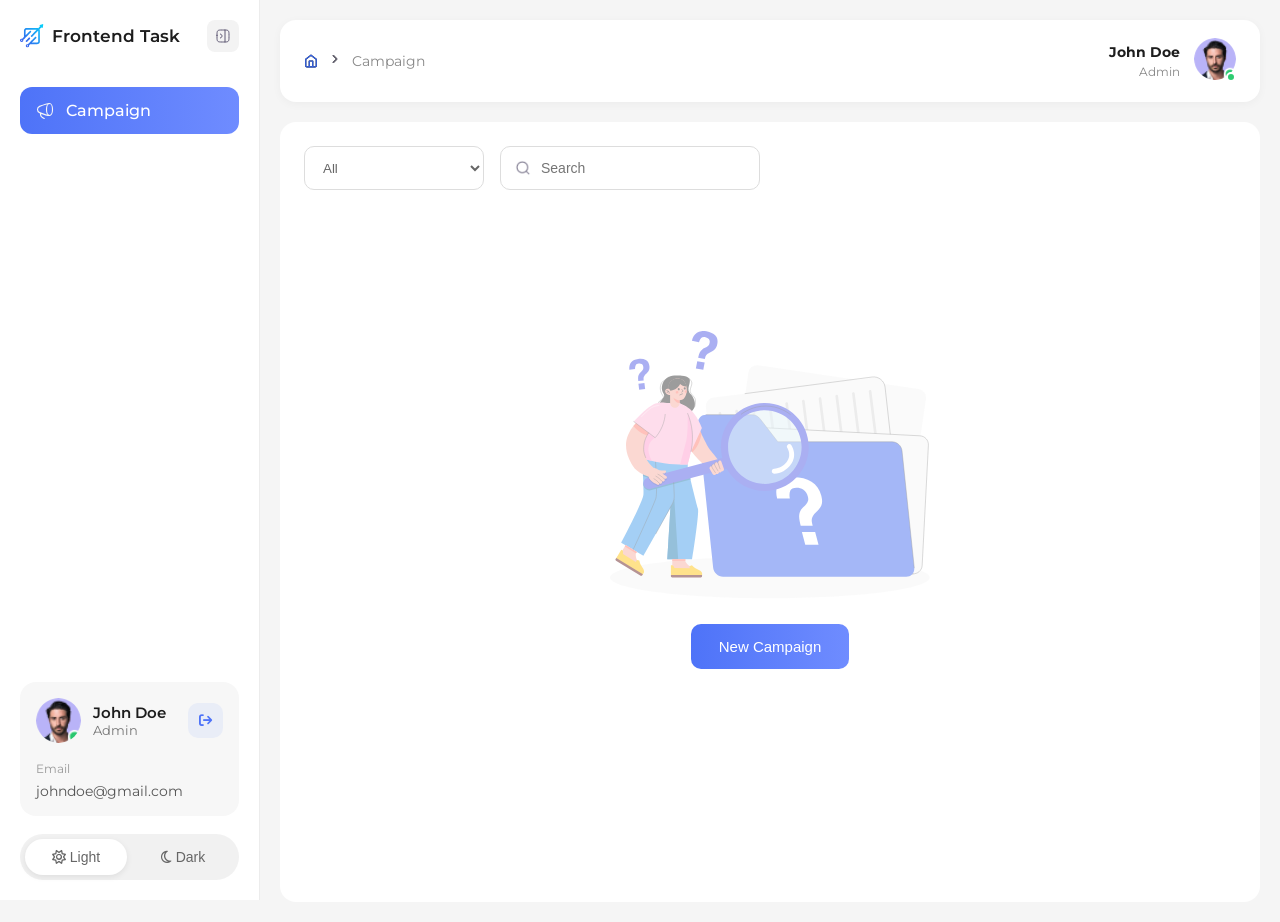
<file: index.html>
<!DOCTYPE html>
<html lang="en">

<head>
    <meta charset="UTF-8" />
    <meta name="viewport" content="width=device-width, initial-scale=1.0" />
    <title>Frontend Task Dashboard</title>

    <!-- Google Font -->
    <link rel="preconnect" href="https://fonts.googleapis.com">
    <link rel="preconnect" href="https://fonts.googleapis.com">
    <link rel="preconnect" href="https://fonts.gstatic.com" crossorigin>
    <link
        href="https://fonts.googleapis.com/css2?family=Inter:ital,opsz,wght@0,14..32,100..900;1,14..32,100..900&family=Montserrat:ital,wght@0,100..900;1,100..900&display=swap"
        rel="stylesheet">

    <!-- CSS -->
    <link rel="stylesheet" href="style.css">

    <!-- Icons -->
    <link rel="stylesheet" href="https://cdnjs.cloudflare.com/ajax/libs/font-awesome/6.5.1/css/all.min.css" />
</head>

<body>

    <!-- MOBILE MENU BUTTON -->
    <button class="menu-toggle" id="menuToggle">
        <i class="fa-solid fa-bars"></i>
    </button>

    <!-- SIDEBAR -->
    <aside class="sidebar" id="sidebar">

        <!-- LOGO -->
        <div class="logo-section">
            <div class="logo">
                <!-- <i class="fa-solid fa-pen-ruler"></i> -->
                <img src="./assets/Isolation_Mode.svg" alt="">
                <h2>Frontend Task</h2>
            </div>

            <button class="collapse-btn">
                <img src="./assets/panel-right-close.svg" alt="">
            </button>
        </div>

        <!-- MENU -->
        <nav class="menu">
            <a href="#" class="menu-item active">
                <img src="./assets/marketing.svg" alt="">
                <span>Campaign</span>
            </a>
        </nav>

        <!-- BOTTOM PROFILE -->
        <div class="sidebar-bottom">

            <div class="profile-card">

                <div class="profile-top">
                    <div class="profile-info">

                        <img src="./assets/Active.png" alt="Profile">

                        <div>
                            <h4>John Doe</h4>
                            <p>Admin</p>
                        </div>
                    </div>

                    <button class="logout-btn">
                        <i class="fa-solid fa-arrow-right-from-bracket"></i>
                    </button>
                </div>

                <div class="email">
                    <span>Email</span>
                    <p>johndoe@gmail.com</p>
                </div>

            </div>

            <!-- THEME TOGGLE -->
            <div class="theme-toggle">
                <button class="theme-btn active">
                    <i class="fa-regular fa-sun"></i>
                    Light
                </button>

                <button class="theme-btn">
                    <i class="fa-regular fa-moon"></i>
                    Dark
                </button>
            </div>

        </div>

    </aside>

    <!-- MAIN CONTENT -->
    <main class="main-content">

        <!-- TOPBAR -->
        <header class="topbar">

            <div class="breadcrumb">
                <!-- <i class="fa-solid fa-house"></i> -->
                <img src="./assets/home icon.svg" alt="">
                <span><img src="./assets/⭐️ Icon.svg" alt=""></span>
                <p>Campaign</p>
            </div>

            <div class="top-profile">
                <div class="top-profile-text">
                    <h4>John Doe</h4>
                    <span>Admin</span>
                </div>

                <div class="top-avatar">
                    <img src="./assets/Active.png" alt="Avatar">
                    <span class="status-dot"></span>
                </div>
            </div>

        </header>

        <!-- CONTENT BOX -->
        <section class="content-wrapper">

            <!-- FILTER AREA -->
            <div class="filter-area">

                <div class="select-box">
                    <select>
                        <option>All</option>
                        <option>Active</option>
                        <option>Pending</option>
                    </select>
                </div>

                <div class="search-box">
                    <!-- <i class="fa-solid fa-magnifying-glass"></i> -->
                    <img src="./assets/search-01.png" alt="">
                    <input type="text" placeholder="Search">
                </div>

            </div>

            <!-- EMPTY STATE -->
            <div class="empty-state">

                <img src="./assets/object-center.svg" alt="Empty State">

                <button class="campaign-btn">
                    New Campaign
                </button>

            </div>

        </section>

    </main>



    <!-- =========================
     WORKFLOW MODAL
========================= -->


<div class="workflow-modal-overlay" id="workflowModal">

    <div class="workflow-modal">

        <!-- =========================
             MODAL HEADER
        ========================== -->

        <div class="workflow-header">

            <div class="workflow-header-content">

                <h2>Select Workflow Mode</h2>

                <p>
                    Choose how you want your campaign to behave
                </p>

            </div>

            <!-- CLOSE BUTTON -->

            <button class="close-modal" id="closeModal">

                <i class="fa-solid fa-xmark"></i>

            </button>

        </div>

        <!-- =========================
             MODAL BODY
        ========================== -->

        <div class="workflow-body">

            <!-- =========================
                 ADVANCED WORKFLOW
            ========================== -->

            <div class="workflow-card active-workflow">

                <!-- LEFT SECTION -->

                <div class="workflow-left">

                    <!-- RADIO BUTTON -->

                    <div class="radio active-radio"></div>

                    <!-- CONTENT -->

                    <div class="workflow-content">

                        <!-- TITLE -->

                        <div class="workflow-title-row">

                            <h3>
                                Advanced Workflow
                            </h3>

                            <span class="recommended-badge">
                                Recommended
                            </span>

                        </div>

                        <!-- DESCRIPTION -->

                        <p class="workflow-desc">
                            Best for high-volume outreach
                        </p>

                        <!-- FEATURES -->

                        <div class="workflow-tags">

                            <span class="workflow-tag">
                                Conditional logic
                            </span>

                            <span class="workflow-tag">
                                Multiple paths
                            </span>

                            <span class="workflow-tag">
                                More control
                            </span>

                        </div>

                    </div>

                </div>

                <!-- RIGHT IMAGE -->

                <div class="workflow-image">

                    <img
                        src="./assets/Frame 12.png"
                        alt="Advanced Workflow"
                    >

                </div>

            </div>

            <!-- =========================
                 STANDARD WORKFLOW
            ========================== -->

            <div class="workflow-card">

                <!-- LEFT SECTION -->

                <div class="workflow-left">

                    <!-- RADIO BUTTON -->

                    <div class="radio"></div>

                    <!-- CONTENT -->

                    <div class="workflow-content">

                        <!-- TITLE -->

                        <div class="workflow-title-row">

                            <h3>
                                Standard Workflow
                            </h3>

                        </div>

                        <!-- DESCRIPTION -->

                        <p class="workflow-desc">
                            Best for beginners
                        </p>

                        <!-- FEATURES -->

                        <div class="workflow-tags">

                            <span class="workflow-tag">
                                Linear steps
                            </span>

                            <span class="workflow-tag">
                                No conditions
                            </span>

                            <span class="workflow-tag">
                                Easy setup
                            </span>

                        </div>

                    </div>

                </div>

                <!-- RIGHT IMAGE -->

                <div class="workflow-image">

                    <img
                        src="./assets/Frame 11.png"
                        alt="Standard Workflow"
                    >

                </div>

            </div>

        </div>

        <!-- =========================
             MODAL FOOTER
        ========================== -->

        <div class="workflow-footer">

            <button class="modal-btn secondary-btn">

                Close

            </button>

            <button class="modal-btn primary-btn">

                Next

            </button>

        </div>

    </div>

</div>

    <!-- JS -->
<script src="script.js"></script>
</body>

</html>
</file>
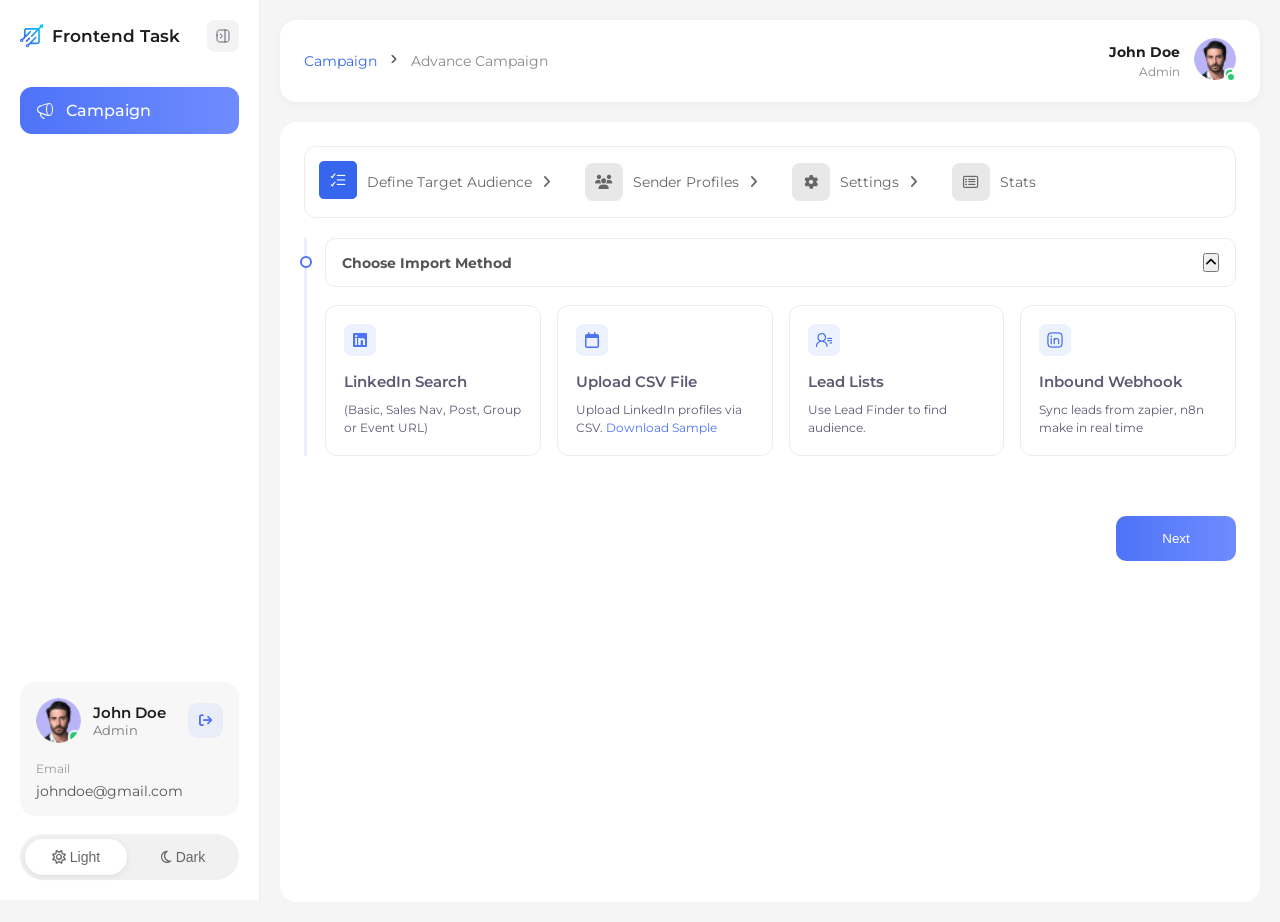
<file: advance_campaign.html>
<!DOCTYPE html>
<html lang="en">

<head>
    <meta charset="UTF-8" />
    <meta name="viewport" content="width=device-width, initial-scale=1.0" />
    <title>Campaign Workflow</title>

    <!-- GOOGLE FONT -->
    <link rel="preconnect" href="https://fonts.googleapis.com">
    <link rel="preconnect" href="https://fonts.gstatic.com" crossorigin>

    <link href="https://fonts.googleapis.com/css2?family=Montserrat:wght@400;500;600;700&display=swap" rel="stylesheet">

    <!-- FONT AWESOME -->
    <link rel="stylesheet" href="https://cdnjs.cloudflare.com/ajax/libs/font-awesome/6.5.1/css/all.min.css" />

    <!-- CSS -->
    <link rel="stylesheet" href="advance_campaign.css">
    <link rel="stylesheet" href="style.css">

    <style>
        /* IMPORT COLLAPSE */

.import-cards {
    overflow: hidden;
    max-height: 1000px;
    opacity: 1;
    transition: all 0.35s ease;
}

.import-cards.hide-import {
    max-height: 0;
    opacity: 0;
    margin-top: 0;
    pointer-events: none;
}

.collapse-import {
    transition: 0.3s ease;
}

.collapse-import.rotate {
    transform: rotate(180deg);
}
    </style>

</head>
<body>
    <div class="sidebar-overlay" id="sidebarOverlay"></div>

    <!-- MOBILE MENU BUTTON -->
    <button class="menu-toggle" id="menuToggle">
        <i class="fa-solid fa-bars"></i>
    </button>

    <!-- SIDEBAR -->
    <aside class="sidebar" id="sidebar">

        <!-- LOGO -->
        <div class="logo-section">
            <div class="logo">
                <!-- <i class="fa-solid fa-pen-ruler"></i> -->
                <img src="./assets/Isolation_Mode.svg" alt="">
                <h2>Frontend Task</h2>
            </div>

            <button class="collapse-btn">
                <img src="./assets/panel-right-close.svg" alt="">
            </button>
        </div>

        <!-- MENU -->
        <nav class="menu">
            <a href="#" class="menu-item active">
                <img src="./assets/marketing.svg" alt="">
                <span>Campaign</span>
            </a>
        </nav>

        <!-- BOTTOM PROFILE -->
        <div class="sidebar-bottom">

            <div class="profile-card">

                <div class="profile-top">
                    <div class="profile-info">

                        <img src="./assets/Active.png" alt="Profile">

                        <div>
                            <h4>John Doe</h4>
                            <p>Admin</p>
                        </div>
                    </div>

                    <button class="logout-btn">
                        <i class="fa-solid fa-arrow-right-from-bracket"></i>
                    </button>
                </div>

                <div class="email">
                    <span>Email</span>
                    <p>johndoe@gmail.com</p>
                </div>

            </div>

            <!-- THEME TOGGLE -->
            <div class="theme-toggle">
                <button class="theme-btn active">
                    <i class="fa-regular fa-sun"></i>
                    Light
                </button>

                <button class="theme-btn">
                    <i class="fa-regular fa-moon"></i>
                    Dark
                </button>
            </div>

        </div>

    </aside>

    <!-- MAIN -->

    <main class="main-content">


        <!-- TOPBAR -->
        <header class="topbar">

            <div class="breadcrumb">
                <p style="color: #3666EE;">Campaign</p>
                <span><img src="./assets/⭐️ Icon.svg" alt=""></span>
                <p>Advance Campaign</p>
            </div>


            <div class="top-profile">
                <div class="top-profile-text">
                    <h4>John Doe</h4>
                    <span>Admin</span>
                </div>

                <div class="top-avatar">
                    <img src="./assets/Active.png" alt="Avatar">
                    <span class="status-dot"></span>
                </div>
            </div>

        </header>

        <!-- CONTENT -->

        <section class="content-wrapper">

            <!-- STEPPER -->

            <div class="stepper">

                <div class="step active-step">

                    <div class="step-iconnn">
                        <!-- <i class="fa-solid fa-list-check"></i> -->
                        <img src="./assets/default.png" alt="">
                    </div>

                    <span>Define Target Audience</span>

                    <i class="fa-solid fa-angle-right arrow"></i>

                </div>

                <div class="step">

                    <div class="step-icon">
                        <i class="fa-solid fa-users"></i>
                    </div>

                    <span>Sender Profiles</span>

                    <i class="fa-solid fa-angle-right arrow"></i>

                </div>

                <div class="step">

                    <div class="step-icon">
                        <i class="fa-solid fa-gear"></i>
                    </div>

                    <span>Settings</span>

                    <i class="fa-solid fa-angle-right arrow"></i>

                </div>

                <div class="step">

                    <div class="step-icon">
                        <i class="fa-regular fa-rectangle-list"></i>
                    </div>

                    <span>Stats</span>

                </div>

            </div>

            <!-- IMPORT SECTION -->

            <div class="import-section">

                <!-- HEADER -->

                <div class="import-header">

                    <div class="import-left">
                        <h3>Choose Import Method</h3>
                    </div>
                    <span class="circle"></span>

                    <button class="collapse-import">
                        <i class="fa-solid fa-angle-up"></i>
                    </button>

                </div>

                <!-- CARDS -->

                <div class="import-cards">

                    <!-- CARD -->

                    <div class="import-card">

                        <div class="card-icon">
                            <i class="fa-brands fa-linkedin"></i>
                        </div>

                        <h4>LinkedIn Search</h4>

                        <p>
                            (Basic, Sales Nav, Post,
                            Group or Event URL)
                        </p>

                    </div>

                    <!-- CARD -->

                    <div class="import-card">

                        <div class="card-icon">
                            <i class="fa-regular fa-calendar"></i>
                        </div>

                        <h4>Upload CSV File</h4>

                        <p>
                            Upload LinkedIn profiles
                            via CSV.
                            <a href="#">Download Sample</a>
                        </p>

                    </div>

                    <!-- CARD -->

                    <div class="import-card">

                        <div class="card-icon">
                            <!-- <i class="fa-solid fa-user-plus"></i> -->
                             <img src="./assets//user-list.png">
                        </div>

                        <h4>Lead Lists</h4>

                        <p>
                            Use Lead Finder to find audience.
                        </p>

                    </div>

                    <!-- CARD -->

                    <div class="import-card">

                        <div class="card-icon">
                            <!-- <i class="fa-brands fa-linkedin"></i> -->
                             <img src="./assets/linkedin-01.png">
                        </div>

                        <h4>Inbound Webhook</h4>

                        <p>
                            Sync leads from zapier,
                            n8n make in real time
                        </p>

                    </div>

                </div>

            </div>

            <!-- FOOTER BUTTON -->

            <div class="bottom-btn">

                <button class="next-btn">
                    Next
                </button>

            </div>

        </section>

    </main>




</body>

</html>
<script>
    /* =========================
   MOBILE SIDEBAR TOGGLE
========================= */

const menuToggle = document.getElementById("menuToggle");
const sidebar = document.getElementById("sidebar");
const sidebarOverlay = document.getElementById("sidebarOverlay");
const menuIcon = menuToggle.querySelector("i");

/* OPEN / CLOSE */

menuToggle.addEventListener("click", function (e) {

    e.stopPropagation();

    sidebar.classList.toggle("active");
    sidebarOverlay.classList.toggle("active");

    if (sidebar.classList.contains("active")) {

        menuIcon.classList.remove("fa-bars");
        menuIcon.classList.add("fa-xmark");

        document.body.style.overflow = "hidden";

    } else {

        closeSidebar();

    }

});

/* CLOSE FUNCTION */

function closeSidebar() {

    sidebar.classList.remove("active");
    sidebarOverlay.classList.remove("active");

    menuIcon.classList.remove("fa-xmark");
    menuIcon.classList.add("fa-bars");

    document.body.style.overflow = "";

}

/* CLICK OUTSIDE */

sidebarOverlay.addEventListener("click", closeSidebar);

/* DESKTOP RESET */

window.addEventListener("resize", function () {

    if (window.innerWidth > 768) {

        closeSidebar();

    }

});
</script>
</file>
<file: style.css>
/* =========================
   GLOBAL STYLES
========================= */

* {
    margin: 0;
    padding: 0;
    box-sizing: border-box;
}

html {
    font-size: 16px;
    scroll-behavior: smooth;
}

body {
    font-family: "Montserrat", sans-serif;
    background: #f5f5f5;
    color: #1d1d1d;
    display: flex;
    min-height: 100vh;
    overflow-x: hidden;
}

/* =========================
   MOBILE MENU BUTTON
========================= */

.menu-toggle {
    position: fixed;
    top: 15px;
    left: 15px;
    width: 45px;
    height: 45px;
    border: none;
    border-radius: 10px;
    background: #4e73f8;
    color: #fff;
    font-size: 18px;
    cursor: pointer;
    z-index: 1200;
    display: none;
}

/* =========================
   SIDEBAR
========================= */

.sidebar {
    width: 260px;
    min-width: 260px;
    background: #fff;
    border-right: 1px solid #ececec;
    padding: 20px;
    display: flex;
    flex-direction: column;
    justify-content: space-between;
    position: fixed;
    left: 0;
    top: 0;
    height: 100vh;
    transition: 0.3s ease;
    z-index: 1000;
}

/* LOGO */

.logo-section {
    display: flex;
    align-items: center;
    justify-content: space-between;
    margin-bottom: 35px;
    gap: 10px;
}

.logo {
    display: flex;
    align-items: center;
    gap: 8px;
}

.logo img {
    width: 24px;
}

.logo h2 {
    font-size: 17px;
    font-weight: 600;
    white-space: nowrap;
}

.collapse-btn {
    width: 32px;
    height: 32px;
    border: none;
    border-radius: 8px;
    background: #f3f3f3;
    cursor: pointer;
    display: flex;
    align-items: center;
    justify-content: center;
}

.collapse-btn img {
    width: 16px;
}

/* MENU */

.menu {
    flex: 1;
}

.menu-item {
    display: flex;
    align-items: center;
    gap: 12px;
    padding: 14px 16px;
    border-radius: 12px;
    text-decoration: none;
    color: #666;
    transition: 0.3s;
    font-weight: 500;
}

.menu-item img {
    width: 18px;
}

.menu-item:hover {
    background: #edf2ff;
    color: #4e73f8;
}

.menu-item.active {
    background: linear-gradient(90deg, #4e73f8, #6f8cff);
    color: #fff;
}

/* PROFILE CARD */

.sidebar-bottom {
    display: flex;
    flex-direction: column;
    gap: 18px;
}

.profile-card {
    background: #f7f7f7;
    padding: 16px;
    border-radius: 16px;
    width: 100%;
}

.profile-top {
    display: flex;
    justify-content: space-between;
    align-items: center;
    gap: 10px;
}

.profile-info {
    display: flex;
    gap: 12px;
    align-items: center;
    min-width: 0;
}

.profile-info img {
    width: 45px;
    height: 45px;
    border-radius: 50%;
    flex-shrink: 0;
}

.profile-info h4 {
    font-size: 15px;
    font-weight: 600;
}

.profile-info p {
    font-size: 13px;
    color: #777;
}

.logout-btn {
    width: 35px;
    height: 35px;
    border: none;
    border-radius: 10px;
    cursor: pointer;
    background: #e9edf7;
    color: #4e73f8;
    flex-shrink: 0;
}

.email {
    margin-top: 15px;
}

.email span {
    font-size: 12px;
    color: #999;
}

.email p {
    margin-top: 5px;
    font-size: 14px;
    color: #555;
    word-break: break-word;
}

/* THEME TOGGLE */

.theme-toggle {
    background: #f1f1f1;
    border-radius: 40px;
    padding: 5px;
    display: flex;
    gap: 5px;
}

.theme-btn {
    flex: 1;
    border: none;
    background: none;
    padding: 10px;
    border-radius: 30px;
    cursor: pointer;
    transition: 0.3s;
    color: #666;
    font-size: 14px;
}

.theme-btn.active {
    background-color: #fff;
    box-shadow: 0 2px 6px rgba(0, 0, 0, 0.08);
}

/* =========================
   MAIN CONTENT
========================= */

.main-content {
    margin-left: 260px;
    width: calc(100% - 260px);
    padding: 20px;
    transition: 0.3s ease;
}

/* TOPBAR */

.topbar {
    background: #fff;
    padding: 18px 24px;
    display: flex;
    align-items: center;
    justify-content: space-between;
    box-shadow: 0 2px 10px rgba(0, 0, 0, 0.04);
    margin-bottom: 20px;
    width: 100%;
    border-radius: 16px;
    gap: 20px;
}

/* BREADCRUMB */

.breadcrumb {
    display: flex;
    align-items: center;
    gap: 10px;
    color: #888;
    font-size: 14px;
    flex-wrap: wrap;
}

.breadcrumb i {
    color: #4e73f8;
}

/* PROFILE */

.top-profile {
    display: flex;
    align-items: center;
    gap: 14px;
}

.top-profile-text {
    text-align: right;
}

.top-profile-text h4 {
    font-size: 14px;
}

.top-profile-text span {
    font-size: 12px;
    color: #888;
}

.top-avatar {
    position: relative;
}

.top-avatar img {
    width: 42px;
    height: 42px;
    border-radius: 50%;
}

.status-dot {
    position: absolute;
    width: 10px;
    height: 10px;
    background: #2ecc71;
    border-radius: 50%;
    right: 0;
    bottom: 2px;
    border: 2px solid #fff;
}

/* CONTENT WRAPPER */

.content-wrapper {
    background: #fff;
    border-radius: 16px;
    min-height: calc(100vh - 120px);
    padding: 24px;
    width: 100%;
}

/* FILTER AREA */

.filter-area {
    display: flex;
    gap: 16px;
    margin-bottom: 40px;
    flex-wrap: wrap;
}

.select-box {
    min-width: 180px;
}

.select-box select {
    width: 100%;
    height: 44px;
    border: 1px solid #ddd;
    border-radius: 10px;
    padding: 0 14px;
    outline: none;
    color: #666;
    cursor: pointer;
    background: #fff;
}

.search-box {
    width: 260px;
    max-width: 100%;
    height: 44px;
    border: 1px solid #ddd;
    border-radius: 10px;
    display: flex;
    align-items: center;
    padding: 0 14px;
    gap: 10px;
}

.search-box img {
    width: 16px;
}

.search-box input {
    border: none;
    outline: none;
    width: 100%;
    font-size: 14px;
    background: transparent;
}

/* EMPTY STATE */

.empty-state {
    display: flex;
    flex-direction: column;
    align-items: center;
    justify-content: center;
    text-align: center;
    padding: 40px 20px;
    min-height: 60vh;
}

.empty-state img {
    width: 100%;
    max-width: 320px;
    height: auto;
    object-fit: contain;
}

.campaign-btn {
    margin-top: 25px;
    background: linear-gradient(90deg, #4e73f8, #6f8cff);
    border: none;
    color: #fff;
    padding: 14px 28px;
    border-radius: 10px;
    font-size: 15px;
    cursor: pointer;
    transition: 0.3s ease;
}

.campaign-btn:hover {
    transform: translateY(-2px);
    box-shadow: 0 8px 20px rgba(78, 115, 248, 0.3);
}

/* =========================
   LARGE SCREEN
========================= */

@media (min-width: 1440px) {

    .main-content {
        padding: 30px;
    }

    .content-wrapper {
        min-height: calc(100vh - 140px);
    }
}

/* =========================
   TABLET
========================= */

@media (max-width: 1024px) {

    .sidebar {
        width: 220px;
        min-width: 220px;
    }

    .main-content {
        margin-left: 220px;
        width: calc(100% - 220px);
    }

    .topbar {
        padding: 16px 18px;
    }
}

/* =========================
   MOBILE
========================= */

@media (max-width: 768px) {

    .menu-toggle {
        display: flex;
        align-items: center;
        justify-content: center;
    }

    .sidebar {
        left: -100%;
        width: 260px;
    }

    .sidebar.active {
        left: 0;
    }

    .main-content {
        margin-left: 0;
        width: 100%;
        padding: 15px;
    }

    .topbar {
        margin-top: 60px;
        padding: 16px;
    }

    .top-profile-text {
        display: none;
    }

    .filter-area {
        flex-direction: column;
    }

    .select-box,
    .search-box {
        width: 100%;
    }

    .content-wrapper {
        padding: 18px;
    }

    .empty-state {
        min-height: 50vh;
    }

    .empty-state img {
        max-width: 240px;
    }

    .campaign-btn {
        width: 100%;
        max-width: 250px;
    }
}

/* =========================
   SMALL MOBILE
========================= */

@media (max-width: 480px) {

    .topbar {
        flex-direction: column;
        align-items: flex-start;
        gap: 14px;
    }

    .breadcrumb {
        font-size: 13px;
    }

    .content-wrapper {
        padding: 15px;
    }

    .profile-card {
        padding: 14px;
    }

    .theme-btn {
        font-size: 13px;
        padding: 8px;
    }

    .campaign-btn {
        width: 100%;
    }
}

/* =========================
   WORKFLOW MODAL
========================= */

.workflow-modal-overlay {
    position: fixed;
    inset: 0;
    background: rgba(0, 0, 0, 0.45);
    backdrop-filter: blur(6px);

    display: flex;
    align-items: center;
    justify-content: center;

    padding: 20px;

    z-index: 2000;

    opacity: 0;
    visibility: hidden;

    transition: 0.3s ease;
}

.workflow-modal-overlay.active {
    opacity: 1;
    visibility: visible;
}

/* =========================
   MODAL BOX
========================= */

.workflow-modal {
    width: 100%;
    max-width: 610px;

    max-height: 90vh;
    overflow-y: auto;

    background: #ffffff;

    border-radius: 16px;

    overflow-x: hidden;

    box-shadow:
        0 10px 30px rgba(0, 0, 0, 0.12),
        0 2px 10px rgba(0, 0, 0, 0.06);

    transform: translateY(20px) scale(0.96);

    transition: 0.3s ease;

}

.workflow-modal-overlay.active .workflow-modal {
    transform: translateY(0) scale(1);
}

/* =========================
   HEADER
========================= */

.workflow-header {
    padding: 24px 28px 16px;

    border-bottom: 1px solid #f1f1f1;

    display: flex;
    align-items: flex-start;
    justify-content: space-between;
    max-width: 685px;

    gap: 20px;
}

.workflow-header-content {
    flex: 1;
}

.workflow-header h2 {
    font-size: 22px;
    line-height: 1.3;
    font-weight: 600;
    color: #5E5873;

    margin-bottom: 6px;
}

.workflow-header p {
    font-size: 14px;
    line-height: 1.5;
    font-weight: 400;

    color: #6E6B7B;
}

/* CLOSE BUTTON */

.close-modal {
    width: 36px;
    height: 36px;

    border: none;

    background: #f5f5f5;

    border-radius: 50%;

    cursor: pointer;

    transition: 0.3s ease;

    flex-shrink: 0;

    display: flex;
    align-items: center;
    justify-content: center;

    color: #6E6B7B;
}

.close-modal:hover {
    background: #ececec;
    transform: rotate(90deg);
}

/* =========================
   BODY
========================= */

.workflow-body {
    padding: 24px 28px;

    display: flex;
    flex-direction: column;

    gap: 18px;
}

/* =========================
   WORKFLOW CARD
========================= */

.workflow-card {
    border: 1px solid #e9e9ef;

    border-radius: 14px;

    padding: 20px;

    display: flex;
    align-items: center;
    justify-content: space-between;

    gap: 20px;

    cursor: pointer;

    transition: all 0.3s ease;

    background: #ffffff;
}

.workflow-card:hover {
    border-color: #4e73f8;

    transform: translateY(-2px);

    box-shadow: 0 10px 24px rgba(78, 115, 248, 0.08);
}

/* ACTIVE CARD */

.active-workflow {
    border-color: #c7d5ff;

    background: #f8faff;
}

/* =========================
   LEFT SECTION
========================= */

.workflow-left {
    display: flex;
    align-items: flex-start;

    gap: 16px;

    flex: 1;
}

/* =========================
   CUSTOM RADIO BUTTON
========================= */

.radio {
    width: 20px;
    height: 20px;

    min-width: 20px;

    border-radius: 50%;

    border: 2px solid #d6d6d6;

    position: relative;

    margin-top: 3px;

    transition: 0.3s ease;

    background: #ffffff;
}

/* ACTIVE RADIO */

.active-radio {
    background: #3563E9;

    border-color: #3563E9;
}

/* INNER DOT */

.active-radio::after {
    content: "";

    width: 7px;
    height: 7px;

    background: #ffffff;

    border-radius: 50%;

    position: absolute;

    top: 50%;
    left: 50%;

    transform: translate(-50%, -50%);
}

/* =========================
   CONTENT
========================= */

.workflow-content {
    flex: 1;
}

.workflow-title-row {
    display: flex;
    align-items: center;

    gap: 12px;

    flex-wrap: wrap;
}

/* TITLE */

.workflow-title-row h3 {
    font-size: 15px;
    line-height: 1.4;

    font-weight: 700;

    color: #5E5873;
}

/* BADGE */

.recommended-badge {
    background: rgba(40, 199, 111, 0.12);

    color: #28C76F;

    padding: 5px 12px;

    border-radius: 999px;

    font-size: 11px;

    font-weight: 600;

    line-height: 1;
}

/* DESCRIPTION */

.workflow-desc {
    margin-top: 8px;

    font-size: 14px;
    line-height: 1.5;

    font-weight: 400;

    color: #6E6B7B;
}

/* =========================
   FEATURES
========================= */

.workflow-tags {
    display: flex;
    align-items: center;

    flex-wrap: wrap;

    gap: 18px;

    margin-top: 14px;
}

/* EACH FEATURE */

.workflow-tag {
    position: relative;

    padding-left: 16px;

    font-size: 13px;
    line-height: 1.4;

    font-weight: 400;

    color: #6E6B7B;
}

/* CUSTOM DOT */

.workflow-tag::before {
    content: "";

    width: 7px;
    height: 7px;

    background: #B9B9C3;

    border-radius: 50%;

    position: absolute;

    left: 0;
    top: 50%;

    transform: translateY(-50%);
}

/* =========================
   IMAGE
========================= */

.workflow-image {
    flex-shrink: 0;
}

.workflow-image img {
    width: 78px;
    max-width: 100%;
    object-fit: contain;
}

/* =========================
   FOOTER
========================= */

.workflow-footer {
    padding: 0 28px 24px;

    display: flex;
    align-items: center;
    justify-content: flex-end;

    gap: 12px;
}

/* BUTTON */

.modal-btn {
    min-width: 95px;
    height: 42px;

    border: none;

    border-radius: 8px;

    cursor: pointer;

    font-size: 14px;
    font-weight: 500;

    transition: 0.3s ease;
}

/* CLOSE BUTTON */

.secondary-btn {
    background: #E8E8E8;

    color: #6E6B7B;
}

.secondary-btn:hover {
    background: #e9e9ef;
}

/* NEXT BUTTON */

.primary-btn {
    background: linear-gradient(90deg, #4e73f8, #6f8cff);

    color: #ffffff;
}

.primary-btn:hover {
    transform: translateY(-2px);

    box-shadow: 0 10px 20px rgba(78, 115, 248, 0.22);
}

/* =========================
   TABLET
========================= */

@media (max-width: 768px) {

    .workflow-modal {
        max-width: 100%;
    }

    .workflow-header {
        padding: 20px;
    }

    .workflow-body {
        padding: 20px;
    }

    .workflow-footer {
        padding: 0 20px 20px;
    }

    .workflow-card {
        flex-direction: column;
        align-items: flex-start;
    }

    .workflow-image {
        width: 100%;
        display: flex;
        /* justify-content: flex-end; */
    }

    .workflow-image img {
        width: 70px;
    }

    .workflow-title-row h3 {
        font-size: 14px;
    }
}

/* =========================
   MOBILE
========================= */

@media (max-width: 480px) {

    .workflow-modal-overlay {
        padding: 14px;
    }

    .workflow-header {
        padding: 18px;
    }

    .workflow-header h2 {
        font-size: 18px;
    }

    .workflow-header p {
        font-size: 13px;
    }

    .workflow-body {
        padding: 18px;
    }

    .workflow-card {
        padding: 16px;
    }

    .workflow-footer {
        flex-direction: column;

        padding: 0 18px 18px;
    }

    .modal-btn {
        width: 100%;
    }

    .workflow-tags {
        flex-direction: column;
        align-items: flex-start;

        gap: 10px;
    }

    .workflow-image img {
        width: 60px;
    }
}
</file>
<file: advance_campaign.css>
/* =========================
   GLOBAL
========================= */

* {
    margin: 0;
    padding: 0;
    box-sizing: border-box;
}

body {
    font-family: "Montserrat", sans-serif;
    background: #f5f5f7;
    display: flex;
    min-height: 100vh;
    overflow-x: hidden;
}

/* =========================
   MOBILE TOGGLE
========================= */
.menu{
    flex:1;
}
.menu-toggle {
    position: fixed;
    top: 15px;
    left: 15px;
    width: 45px;
    height: 45px;
    border: none;
    background: #4e73f8;
    color: #fff;
    border-radius: 10px;
    font-size: 18px;
    z-index: 1100;
    display: none;
}

/* =========================
   SIDEBAR
========================= */

.sidebar {
    width: 250px;
    background: #fff;
    border-right: 1px solid #ececec;

    padding: 20px;

    display: flex;
    flex-direction: column;
    justify-content: space-between;

    position: fixed;
    top: 0;
    left: 0;

    height: 100vh;

    transition: 0.3s ease;
}

/* LOGO */

.logo-section {
    display: flex;
    align-items: center;
    justify-content: space-between;

    margin-bottom: 35px;
}

.logo {
    display: flex;
    align-items: center;
    gap: 10px;
}

.logo i {
    color: #4e73f8;
}

.logo h2 {
    font-size: 18px;
}

/* BUTTON */

.collapse-btn {
    width: 32px;
    height: 32px;

    border: none;

    border-radius: 8px;

    background: #f3f3f3;

    cursor: pointer;
}

/* MENU */

.menu-item {
    display: flex;
    align-items: center;
    gap: 12px;

    padding: 14px 16px;

    border-radius: 12px;

    text-decoration: none;

    color: #666;

    transition: 0.3s ease;
}

.menu-item.active {
    background: linear-gradient(90deg, #4e73f8, #6f8cff);
    color: #fff;
}

/* PROFILE */

.sidebar-bottom {
    display: flex;
    flex-direction: column;
    gap: 18px;
}

.profile-card {
    background: #f7f7f7;
    border-radius: 16px;
    padding: 16px;
}

.profile-top {
    display: flex;
    justify-content: space-between;
}

.profile-info {
    display: flex;
    gap: 12px;
}

.profile-info img {
    width: 42px;
    height: 42px;
    border-radius: 50%;
}

.profile-info h4 {
    font-size: 14px;
}

.profile-info p {
    font-size: 12px;
    color: #888;
}

.logout-btn {
    width: 35px;
    height: 35px;
    border: none;
    background: #e8edf9;
    border-radius: 10px;
    color: #4e73f8;
}

.email {
    margin-top: 15px;
}

.email span {
    font-size: 12px;
    color: #999;
}

.email p {
    font-size: 14px;
    margin-top: 5px;
}

/* THEME */

.theme-toggle {
    display: flex;
    background: #f2f2f2;
    border-radius: 40px;
    padding: 5px;
}

.theme-btn {
    flex: 1;
    padding: 10px;
    border: none;
    background: transparent;
    border-radius: 30px;
}

.theme-btn.active {
    background: #fff;
}

/* =========================
   MAIN
========================= */

.main-content {
    margin-left: 250px;
    width: calc(100% - 250px);
    padding: 20px;
}

/* TOPBAR */

.topbar {
    background: #fff;
    padding: 18px 24px;

    display: flex;
    align-items: center;
    justify-content: space-between;

    border-radius: 14px;

    margin-bottom: 20px;
}

/* BREADCRUMB */

.breadcrumb {
    display: flex;
    align-items: center;
    gap: 10px;

    color: #666;
}

.active-text {
    color: #4e73f8;
}

/* PROFILE */

.top-profile {
    display: flex;
    align-items: center;
    gap: 12px;
}

.top-profile img {
    width: 42px;
    height: 42px;
    border-radius: 50%;
}

.top-profile-text {
    text-align: right;
}

.top-profile-text h4 {
    font-size: 14px;
}

.top-profile-text span {
    font-size: 12px;
    color: #888;
}

/* =========================
   CONTENT
========================= */

.content-wrapper {
    background: #fff;
    border-radius: 16px;
    padding: 20px;
    min-height: calc(100vh - 120px);
}

/* =========================
   STEPPER
========================= */

.stepper {
    display: flex;
    align-items: center;
    gap: 34px;

    padding: 14px;

    border: 1px solid #ececec;
    border-radius: 12px;

    overflow-x: auto;
}

.step {
    display: flex;
    align-items: center;
    gap: 10px;

    white-space: nowrap;

    color: #666;

    font-size: 14px;
}

.step-icon {
    width: 38px;
    height: 38px;

    border-radius: 8px;

    background: #E8E8E8;

    display: flex;
    align-items: center;
    justify-content: center;
}

.active-step .step-icon {
    background: #4e73f8;
    color: #fff;
}

/* =========================
   IMPORT SECTION
========================= */

.import-section {
    margin-top: 20px;

    border-left: 3px solid #EAEFFF;

    position: relative;

    padding-left: 18px;
}

.import-header {
    border: 1px solid #ececec;
    border-radius: 10px;
    padding: 14px 16px;
    display: flex;
    align-items: center;
    justify-content: space-between;
}

.import-left {
    display: flex;
    align-items: center;
    gap: 12px;
}

.circle {

        width: 12px;
    height: 12px;

    border: 2px solid #4e73f8;
    background: #fff;

    border-radius: 50%;

    position: absolute;

    left: -7px;
    top: 18px;
}

.import-header h3 {
    font-size: 14px;
    color: #555;
}

/* IMPORT CARDS */

.import-cards {
    margin-top: 18px;

    display: grid;
    grid-template-columns: repeat(4, 1fr);

    gap: 16px;
}

/* CARD */

.import-card {
    border: 1px solid #ececec;
    border-radius: 12px;

    padding: 18px;

    transition: 0.3s ease;

    cursor: pointer;
}

.import-card:hover {
    border-color: #4e73f8;
    transform: translateY(-3px);
}

.card-icon {
    width: 32px;
    height: 32px;

    border-radius: 8px;

    background: #edf2ff;

    color: #4e73f8;

    display: flex;
    align-items: center;
    justify-content: center;

    margin-bottom: 16px;
}

.import-card h4 {
    font-size: 15px;
    margin-bottom: 10px;
    color: #5E5873;
    font-weight: 600;
}

.import-card p {
    font-size: 12px;
    color: #5E5873;
    line-height: 1.5;
}

.import-card a {
    color: #4e73f8;
    text-decoration: none;
}

/* =========================
   BUTTON
========================= */

.bottom-btn {
    margin-top: 60px;
    display: flex;
    justify-content: flex-end;
}

.next-btn {
    width: 120px;
    height: 45px;

    border: none;

    border-radius: 10px;

    background: linear-gradient(90deg, #4e73f8, #6f8cff);

    color: #fff;

    cursor: pointer;
}

/* =========================
   TABLET
========================= */

@media (max-width: 1024px) {

    .import-cards {
        grid-template-columns: repeat(2, 1fr);
    }

}

/* =========================
   MOBILE
========================= */

/* =========================
   MOBILE
========================= */

@media (max-width: 768px) {

    .menu-toggle {
        display: flex;
        align-items: center;
        justify-content: center;
    }

    .sidebar {
        position: fixed;
        top: 0;
        left: -100%;
        width: 260px;
        height: 100vh;
        background: #fff;
        z-index: 1001;
        transition: left 0.3s ease;
    }

    .sidebar.active {
        left: 0;
    }

    .main-content {
        margin-left: 0;
        width: 100%;
        padding: 15px;
    }

    .topbar {
        margin-top: 60px;
    }

    .import-cards {
        grid-template-columns: 1fr;
    }

}

/* =========================
   OVERLAY
========================= */

.sidebar-overlay {
    position: fixed;
    inset: 0;

    background: rgba(0,0,0,0.4);

    opacity: 0;
    visibility: hidden;

    transition: 0.3s ease;

    z-index: 999;
}

.sidebar-overlay.active {
    opacity: 1;
    visibility: visible;
}

/* =========================
   SMALL MOBILE
========================= */

@media (max-width: 480px) {

    .topbar {
        flex-direction: column;
        align-items: flex-start;
        gap: 15px;
    }

    .bottom-btn {
        justify-content: center;
    }

    .next-btn {
        width: 100%;
    }

}
</file>
